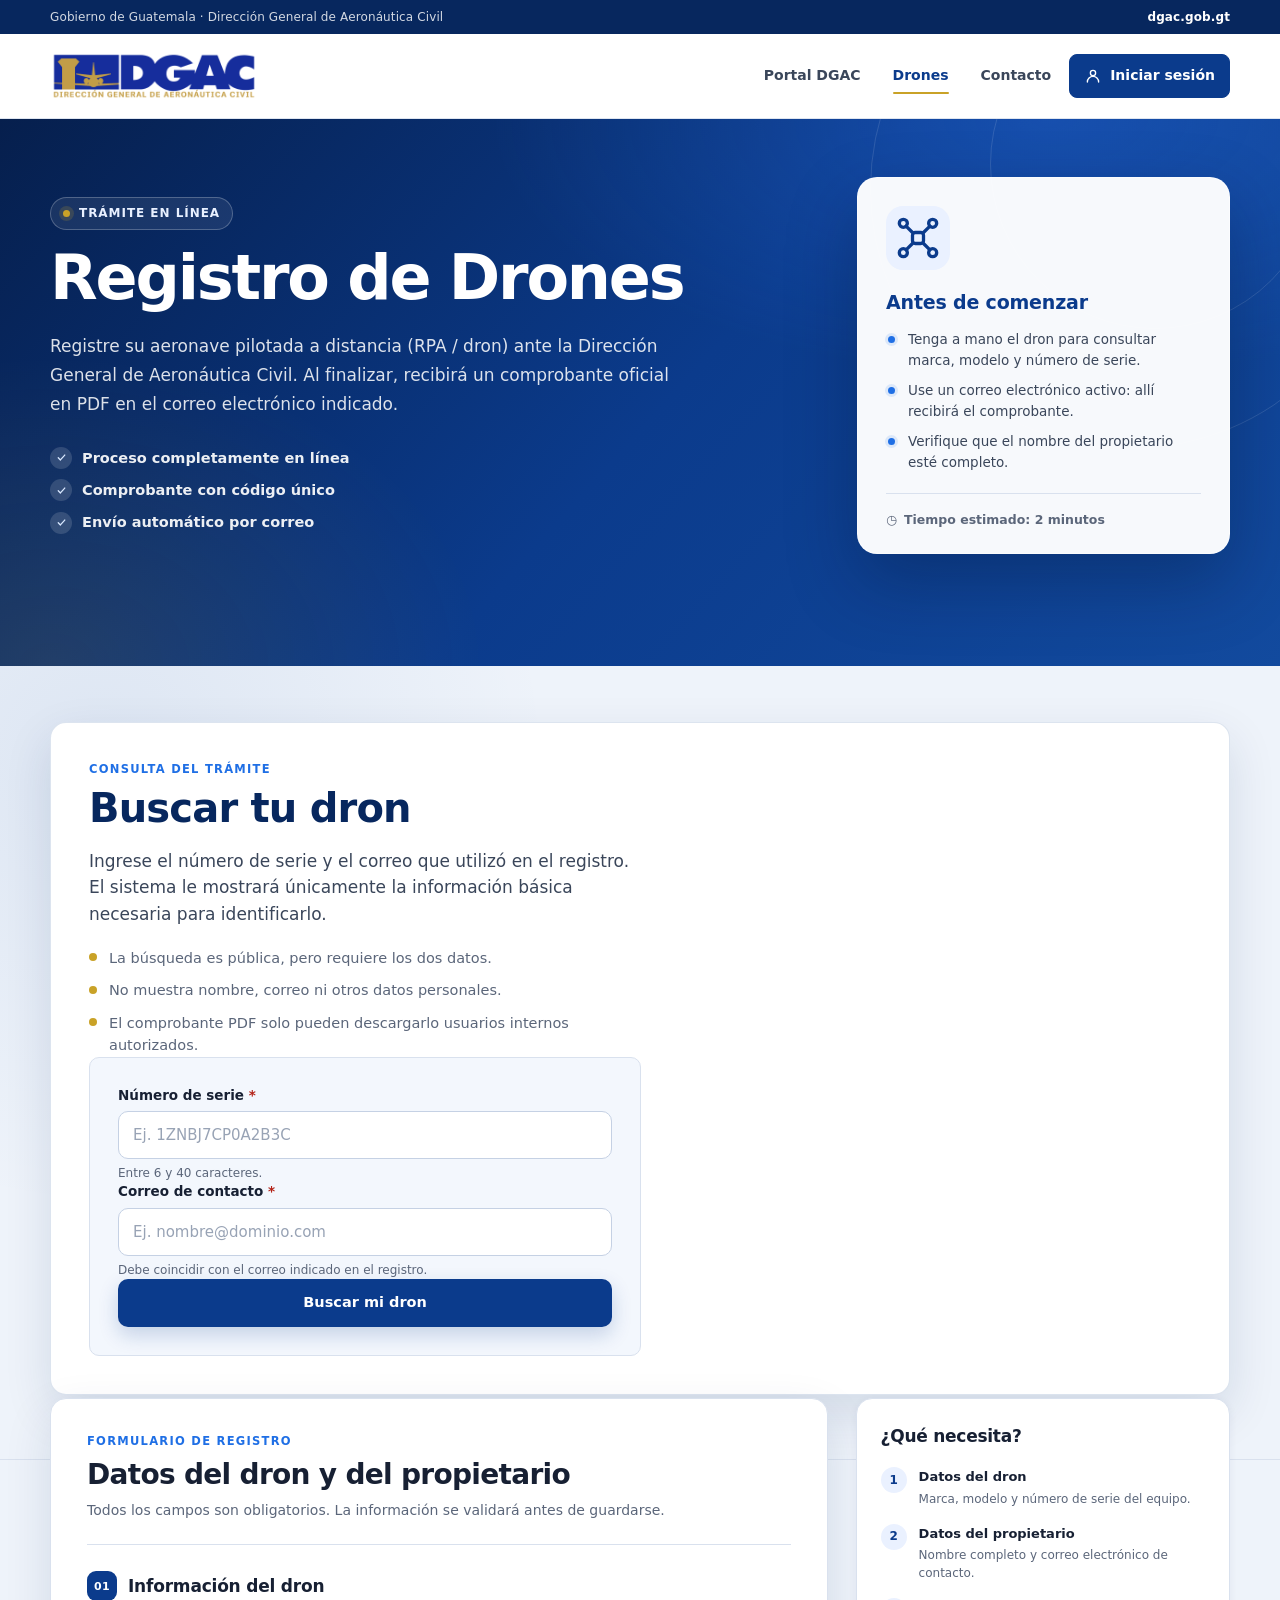
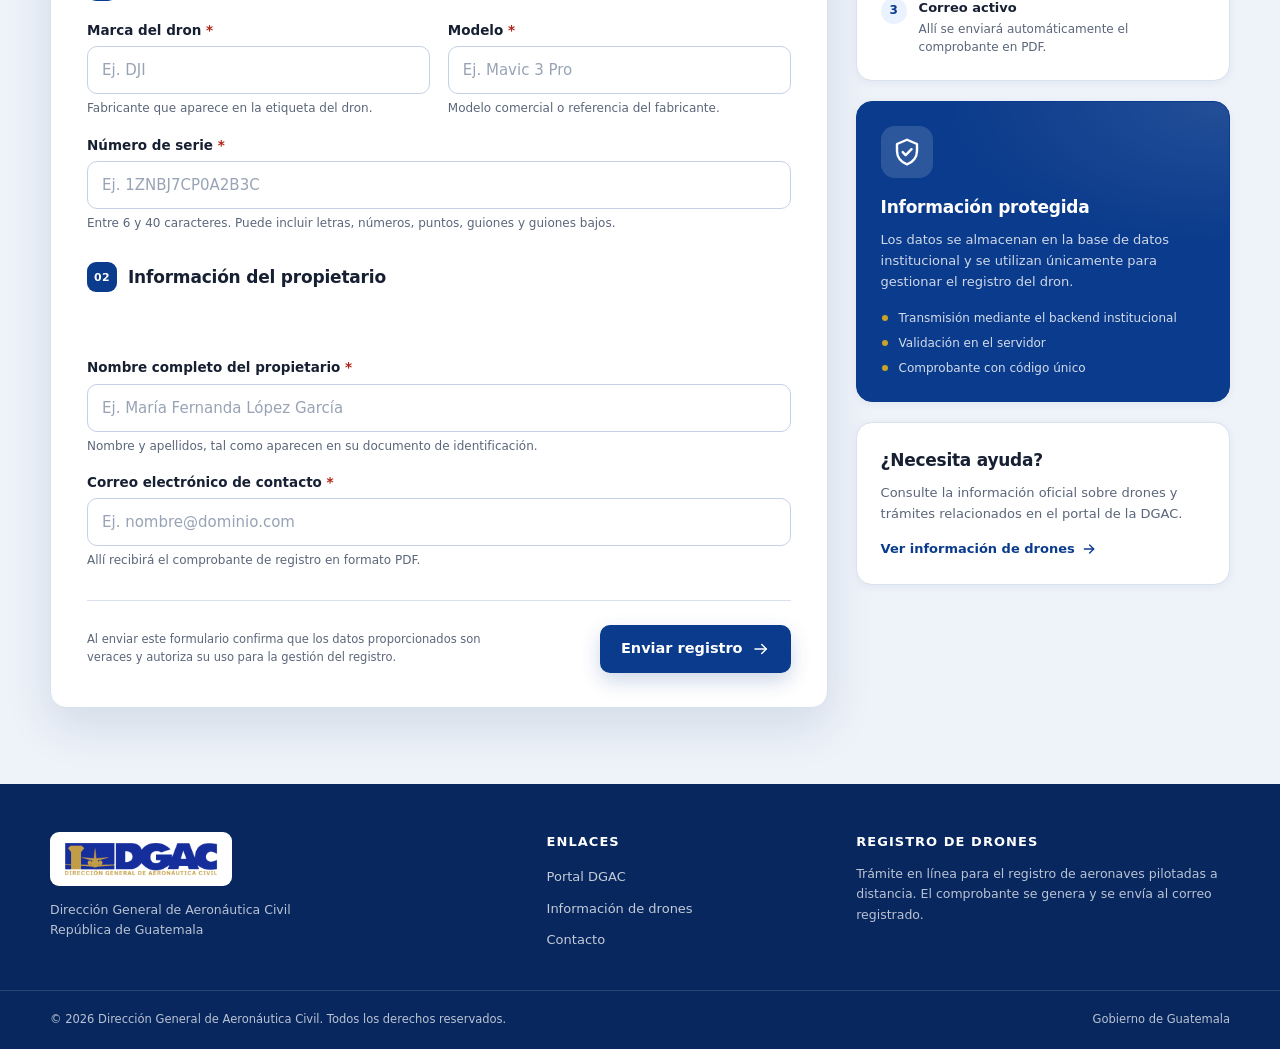
<file: index.html>
<!doctype html>
<html lang="es">
<head>
  <meta charset="utf-8">
  <meta name="viewport" content="width=device-width, initial-scale=1">
  <meta name="description" content="Registro en línea de drones (RPA) ante la Dirección General de Aeronáutica Civil de Guatemala. Reciba su comprobante en PDF por correo electrónico.">
  <meta name="theme-color" content="#0b3b8c">
  <meta name="robots" content="noindex, nofollow">
  <title>Registro de Drones | DGAC Guatemala</title>
  <link rel="icon" type="image/png" href="assets/img/logo-dgac.png">
  <link rel="stylesheet" href="css/styles.css">
</head>
<body>
  <a class="skip-link" href="#formulario">Saltar al formulario de registro</a>

  <header class="site-header">
    <div class="topbar">
      <div class="container topbar__inner">
        <p>Gobierno de Guatemala · Dirección General de Aeronáutica Civil</p>
        <a href="https://dgac.gob.gt" target="_blank" rel="noopener noreferrer">dgac.gob.gt</a>
      </div>
    </div>

    <div class="container header__inner">
      <a class="brand" href="https://dgac.gob.gt" target="_blank" rel="noopener noreferrer" aria-label="Dirección General de Aeronáutica Civil">
        <img src="assets/img/logo-dgac.png" alt="DGAC · Dirección General de Aeronáutica Civil" width="220" height="52">
      </a>

      <nav class="main-nav" aria-label="Navegación principal">
        <a href="https://dgac.gob.gt" target="_blank" rel="noopener noreferrer">Portal DGAC</a>
        <a href="https://dgac.gob.gt/page/drones" target="_blank" rel="noopener noreferrer" aria-current="page">Drones</a>
        <a href="https://dgac.gob.gt/page/contacto" target="_blank" rel="noopener noreferrer">Contacto</a>
        <button type="button" class="login-button" id="btn-login" aria-haspopup="dialog" aria-expanded="false" aria-controls="login-modal">
          <img src="assets/icons/user.svg" alt="" width="18" height="18">
          <span id="login-label">Iniciar sesión</span>
        </button>
      </nav>
    </div>
  </header>

  <main>
    <section class="hero" aria-labelledby="titulo-principal">
      <div class="container hero__grid">
        <div class="hero__copy">
          <p class="eyebrow"><span class="eyebrow__mark" aria-hidden="true"></span> Trámite en línea</p>
          <h1 id="titulo-principal">Registro de Drones</h1>
          <p class="hero__lead">
            Registre su aeronave pilotada a distancia (RPA / dron) ante la Dirección General de
            Aeronáutica Civil. Al finalizar, recibirá un comprobante oficial en PDF en el correo
            electrónico indicado.
          </p>

          <ul class="hero__points" aria-label="Características del trámite">
            <li>
              <span class="point-icon" aria-hidden="true">
                <svg viewBox="0 0 24 24" fill="none" stroke="currentColor" stroke-width="2.4" stroke-linecap="round" stroke-linejoin="round"><path d="m6 12.5 4 4L18 7.5"/></svg>
              </span>
              Proceso completamente en línea
            </li>
            <li>
              <span class="point-icon" aria-hidden="true">
                <svg viewBox="0 0 24 24" fill="none" stroke="currentColor" stroke-width="2.4" stroke-linecap="round" stroke-linejoin="round"><path d="m6 12.5 4 4L18 7.5"/></svg>
              </span>
              Comprobante con código único
            </li>
            <li>
              <span class="point-icon" aria-hidden="true">
                <svg viewBox="0 0 24 24" fill="none" stroke="currentColor" stroke-width="2.4" stroke-linecap="round" stroke-linejoin="round"><path d="m6 12.5 4 4L18 7.5"/></svg>
              </span>
              Envío automático por correo
            </li>
          </ul>
        </div>

        <aside class="hero-card" aria-labelledby="antes-de-comenzar">
          <div class="hero-card__icon">
            <img src="assets/icons/drone.svg" alt="" width="44" height="44">
          </div>
          <h2 id="antes-de-comenzar">Antes de comenzar</h2>
          <ul class="hero-card__list">
            <li>Tenga a mano el dron para consultar marca, modelo y número de serie.</li>
            <li>Use un correo electrónico activo: allí recibirá el comprobante.</li>
            <li>Verifique que el nombre del propietario esté completo.</li>
          </ul>
          <p class="hero-card__meta">
            <span aria-hidden="true">◷</span> Tiempo estimado: 2 minutos
          </p>
        </aside>
      </div>
    </section>

    <section class="consult-section" id="consultar" aria-labelledby="consultar-title">
      <div class="container">
        <div class="consult-shell">
          <div class="consult-card">
            <div class="consult-copy">
              <p class="panel__kicker">Consulta del trámite</p>
              <h2 id="consultar-title">Buscar tu dron</h2>
              <p>Ingrese el número de serie y el correo que utilizó en el registro. El sistema le mostrará únicamente la información básica necesaria para identificarlo.</p>
              <ul class="consult-notes" aria-label="Alcance de la consulta">
                <li>La búsqueda es pública, pero requiere los dos datos.</li>
                <li>No muestra nombre, correo ni otros datos personales.</li>
                <li>El comprobante PDF solo pueden descargarlo usuarios internos autorizados.</li>
              </ul>
              <div class="session-panel" id="session-panel" hidden>
                <div>
                  <p class="session-panel__kicker">Sesión institucional</p>
                  <p class="session-panel__user"><strong id="session-user-name">—</strong></p>
                  <p class="session-panel__meta"><span id="session-user-role">—</span> · <span id="session-user-email">—</span></p>
              </div>
            </div>

            <form id="buscar-form" class="consult-form" novalidate>
              <div class="field">
                <label for="buscar_serie">Número de serie <span class="required" aria-hidden="true">*</span></label>
                <input
                  type="text"
                  id="buscar_serie"
                  name="numero_serie"
                  maxlength="40"
                  autocomplete="off"
                  autocapitalize="characters"
                  spellcheck="false"
                  placeholder="Ej. 1ZNBJ7CP0A2B3C"
                  required
                  aria-describedby="buscar_serie-help buscar_serie-error"
                >
                <p class="hint" id="buscar_serie-help">Entre 6 y 40 caracteres.</p>
                <p class="field__error" id="buscar_serie-error" role="alert"></p>
              </div>

              <div class="field">
                <label for="buscar_correo">Correo de contacto <span class="required" aria-hidden="true">*</span></label>
                <input
                  type="email"
                  id="buscar_correo"
                  name="correo_contacto"
                  maxlength="190"
                  autocomplete="email"
                  inputmode="email"
                  placeholder="Ej. nombre@dominio.com"
                  required
                  aria-describedby="buscar_correo-help buscar_correo-error"
                >
                <p class="hint" id="buscar_correo-help">Debe coincidir con el correo indicado en el registro.</p>
                <p class="field__error" id="buscar_correo-error" role="alert"></p>
              </div>

              <button type="submit" class="btn btn--primary" id="btn-buscar">
                <span class="btn__spinner" aria-hidden="true"></span>
                <span class="btn__label">Buscar mi dron</span>
              </button>

              <div class="search-result" id="search-result" hidden aria-live="polite">
                <div class="search-result__head">
                  <img src="assets/icons/check.svg" alt="" width="22" height="22">
                  <div>
                    <p class="panel__kicker">Registro encontrado</p>
                    <h3>Ficha básica del dron</h3>
                  </div>
                </div>
                <dl class="search-result__list">
                  <div><dt>Código</dt><dd id="search-codigo">—</dd></div>
                  <div><dt>Dron</dt><dd id="search-dron">—</dd></div>
                  <div><dt>Número de serie</dt><dd id="search-serie">—</dd></div>
                  <div><dt>Fecha de registro</dt><dd id="search-fecha">—</dd></div>
                  <div><dt>Estado</dt><dd><span class="status" id="search-estado">—</span></dd></div>
                </dl>
                <p class="search-result__note">El PDF se envía al correo de contacto. Si necesita descargarlo, inicie sesión con un usuario interno autorizado.</p>
              </div>

              <div class="alert alert--error consult-alert" id="search-alert" role="alert" hidden>
                <img src="assets/icons/alert.svg" alt="" width="22" height="22">
                <div>
                  <strong>No se encontró información</strong>
                  <p id="search-alert-text"></p>
                </div>
              </div>
            </form>
          </div>

          <div class="records-card" id="records-card" hidden aria-labelledby="records-title">
            <div class="records-card__head">
              <div>
                <p class="panel__kicker">Acceso interno</p>
                <h3 id="records-title">Drones registrados</h3>
              </div>
              <p class="records-count"><span id="records-total">0</span> registro(s)</p>
            </div>
            <p class="records-permission" id="records-permission"></p>
            <form class="records-toolbar" id="records-toolbar" role="search">
              <label class="sr-only" for="records_q">Buscar en el listado interno</label>
              <input type="search" id="records_q" name="q" placeholder="Buscar por serie, marca, modelo, propietario o correo…" maxlength="120" autocomplete="off">
              <button type="submit" class="btn btn--outline btn--small">Buscar</button>
              <button type="button" class="btn btn--ghost btn--small" id="records-reset">Limpiar</button>
            </form>
            <div class="records-table-wrap" id="records-table-wrap">
              <table class="records-table" id="records-table">
                <thead>
                  <tr>
                    <th scope="col">Código</th>
                    <th scope="col">Dron</th>
                    <th scope="col">Serie</th>
                    <th scope="col">Propietario</th>
                    <th scope="col">Correo</th>
                    <th scope="col">Fecha</th>
                    <th scope="col">Estado</th>
                    <th scope="col">Descarga</th>
                  </tr>
                </thead>
                <tbody id="records-body"></tbody>
              </table>
            </div>
            <div class="records-empty" id="records-empty" hidden>
              <img src="assets/icons/alert.svg" alt="" width="22" height="22">
              <div><strong>Sin resultados</strong><p>No hay registros que coincidan con la búsqueda.</p></div>
            </div>
            <div class="records-pagination" aria-label="Paginación del listado">
              <button type="button" class="btn btn--ghost btn--small" id="records-prev">Anterior</button>
              <p>Página <strong id="records-page">1</strong> de <strong id="records-pages">1</strong></p>
              <button type="button" class="btn btn--ghost btn--small" id="records-next">Siguiente</button>
            </div>
          </div>
        </div>
      </div>
    </section>

    <section class="page" aria-label="Formulario de registro de drones">
      <div class="container layout">
        <div class="form-column" id="formulario">
          <!-- ------------------------------------------------------------------
               Formulario
          ------------------------------------------------------------------- -->
          <div class="panel" id="panel-form">
            <div class="panel__head">
              <p class="panel__kicker">Formulario de registro</p>
              <h2>Datos del dron y del propietario</h2>
              <p>Todos los campos son obligatorios. La información se validará antes de guardarse.</p>
            </div>

            <div class="alert alert--error" id="form-alert" role="alert" hidden>
              <img src="assets/icons/alert.svg" alt="" width="22" height="22">
              <div>
                <strong>No se pudo completar el registro</strong>
                <p id="form-alert-text"></p>
              </div>
            </div>

            <form id="registro-form" novalidate>
              <fieldset>
                <legend>
                  <span class="step" aria-hidden="true">01</span>
                  Información del dron
                </legend>

                <div class="grid-2">
                  <div class="field">
                    <label for="marca_dron">Marca del dron <span class="required" aria-hidden="true">*</span></label>
                    <input
                      type="text"
                      id="marca_dron"
                      name="marca_dron"
                      maxlength="80"
                      autocomplete="off"
                      placeholder="Ej. DJI"
                      required
                      aria-required="true"
                      aria-describedby="marca_dron-help marca_dron-error"
                    >
                    <p class="hint" id="marca_dron-help">Fabricante que aparece en la etiqueta del dron.</p>
                    <p class="field__error" id="marca_dron-error" role="alert"></p>
                  </div>

                  <div class="field">
                    <label for="modelo">Modelo <span class="required" aria-hidden="true">*</span></label>
                    <input
                      type="text"
                      id="modelo"
                      name="modelo"
                      maxlength="80"
                      autocomplete="off"
                      placeholder="Ej. Mavic 3 Pro"
                      required
                      aria-required="true"
                      aria-describedby="modelo-help modelo-error"
                    >
                    <p class="hint" id="modelo-help">Modelo comercial o referencia del fabricante.</p>
                    <p class="field__error" id="modelo-error" role="alert"></p>
                  </div>
                </div>

                <div class="field field--full">
                  <label for="numero_serie">Número de serie <span class="required" aria-hidden="true">*</span></label>
                  <input
                    type="text"
                    id="numero_serie"
                    name="numero_serie"
                    maxlength="40"
                    autocomplete="off"
                    autocapitalize="characters"
                    spellcheck="false"
                    placeholder="Ej. 1ZNBJ7CP0A2B3C"
                    required
                    aria-required="true"
                    aria-describedby="numero_serie-help numero_serie-error"
                  >
                  <p class="hint" id="numero_serie-help">Entre 6 y 40 caracteres. Puede incluir letras, números, puntos, guiones y guiones bajos.</p>
                  <p class="field__error" id="numero_serie-error" role="alert"></p>
                </div>
              </fieldset>

              <fieldset>
                <legend>
                  <span class="step" aria-hidden="true">02</span>
                  Información del propietario
                </legend>

                <div class="field field--full">
                  <label for="nombre_propietario">Nombre completo del propietario <span class="required" aria-hidden="true">*</span></label>
                  <input
                    type="text"
                    id="nombre_propietario"
                    name="nombre_propietario"
                    maxlength="150"
                    autocomplete="name"
                    placeholder="Ej. María Fernanda López García"
                    required
                    aria-required="true"
                    aria-describedby="nombre_propietario-help nombre_propietario-error"
                  >
                  <p class="hint" id="nombre_propietario-help">Nombre y apellidos, tal como aparecen en su documento de identificación.</p>
                  <p class="field__error" id="nombre_propietario-error" role="alert"></p>
                </div>

                <div class="field field--full">
                  <label for="correo_contacto">Correo electrónico de contacto <span class="required" aria-hidden="true">*</span></label>
                  <input
                    type="email"
                    id="correo_contacto"
                    name="correo_contacto"
                    maxlength="190"
                    autocomplete="email"
                    inputmode="email"
                    placeholder="Ej. nombre@dominio.com"
                    required
                    aria-required="true"
                    aria-describedby="correo_contacto-help correo_contacto-error"
                  >
                  <p class="hint" id="correo_contacto-help">Allí recibirá el comprobante de registro en formato PDF.</p>
                  <p class="field__error" id="correo_contacto-error" role="alert"></p>
                </div>
              </fieldset>

              <div class="form__foot">
                <p class="form__legal">
                  Al enviar este formulario confirma que los datos proporcionados son veraces y
                  autoriza su uso para la gestión del registro.
                </p>
                <button type="submit" class="btn btn--primary" id="btn-submit">
                  <span class="btn__spinner" aria-hidden="true"></span>
                  <span class="btn__label">Enviar registro</span>
                  <img class="btn__icon" src="assets/icons/arrow-right.svg" alt="" width="20" height="20">
                </button>
              </div>
            </form>
          </div>

          <!-- ------------------------------------------------------------------
               Confirmación
          ------------------------------------------------------------------- -->
          <div class="panel panel--success" id="panel-success" tabindex="-1" hidden>
            <div class="success__head">
              <div class="success__icon" aria-hidden="true">
                <img src="assets/icons/check.svg" alt="" width="30" height="30">
              </div>
              <div>
                <p class="panel__kicker">Registro completado</p>
                <h2 id="success-title">Su dron fue registrado</h2>
              </div>
            </div>

            <p class="success__message" id="success-message" aria-live="polite"></p>

            <div class="receipt" aria-label="Datos del registro">
              <div class="receipt__row receipt__row--highlight">
                <span>Código único de registro</span>
                <strong id="success-codigo">—</strong>
              </div>
              <div class="receipt__row">
                <span>Fecha de registro</span>
                <strong id="success-fecha">—</strong>
              </div>
              <div class="receipt__row">
                <span>Dron</span>
                <strong id="success-dron">—</strong>
              </div>
              <div class="receipt__row">
                <span>Número de serie</span>
                <strong id="success-serie">—</strong>
              </div>
              <div class="receipt__row">
                <span>Propietario</span>
                <strong id="success-propietario">—</strong>
              </div>
              <div class="receipt__row">
                <span>Correo de contacto</span>
                <strong id="success-correo">—</strong>
              </div>
              <div class="receipt__row">
                <span>Estado del registro</span>
                <span class="status" id="success-estado">—</span>
              </div>
            </div>

            <div class="alert alert--warning" id="success-warning" role="status" hidden>
              <img src="assets/icons/alert.svg" alt="" width="22" height="22">
              <div>
                <strong>El correo no pudo enviarse</strong>
                <p id="success-warning-text">
                  El registro quedó guardado correctamente. Puede reintentar el envío del comprobante.
                </p>
              </div>
            </div>

            <div class="alert alert--success" id="success-info" role="status" hidden>
              <img src="assets/icons/check.svg" alt="" width="22" height="22">
              <div>
                <strong>Comprobante enviado</strong>
                <p id="success-info-text">Revise su bandeja de entrada y la carpeta de correo no deseado.</p>
              </div>
            </div>

            <div class="actions">
              <a class="btn btn--primary" id="btn-pdf" href="#" download hidden>
                <img src="assets/icons/pdf.svg" alt="" width="20" height="20">
                Descargar comprobante PDF
              </a>
              <button type="button" class="btn btn--outline" id="btn-retry" hidden>
                <span class="btn__spinner" aria-hidden="true"></span>
                <span class="btn__label">Reintentar envío</span>
              </button>
              <button type="button" class="btn btn--ghost" id="btn-new">Registrar otro dron</button>
            </div>

            <p class="micro" id="success-retry-note" hidden></p>
          </div>

          <noscript>
            <div class="alert alert--error" role="alert">
              <img src="assets/icons/alert.svg" alt="" width="22" height="22">
              <div>
                <strong>JavaScript está deshabilitado</strong>
                <p>Active JavaScript para completar y validar el formulario de registro.</p>
              </div>
            </div>
          </noscript>
        </div>

        <aside class="aside" aria-label="Información de apoyo">
          <section class="side-card">
            <h2>¿Qué necesita?</h2>
            <ol class="checklist">
              <li>
                <span class="checklist__num" aria-hidden="true">1</span>
                <div>
                  <strong>Datos del dron</strong>
                  <p>Marca, modelo y número de serie del equipo.</p>
                </div>
              </li>
              <li>
                <span class="checklist__num" aria-hidden="true">2</span>
                <div>
                  <strong>Datos del propietario</strong>
                  <p>Nombre completo y correo electrónico de contacto.</p>
                </div>
              </li>
              <li>
                <span class="checklist__num" aria-hidden="true">3</span>
                <div>
                  <strong>Correo activo</strong>
                  <p>Allí se enviará automáticamente el comprobante en PDF.</p>
                </div>
              </li>
            </ol>
          </section>

          <section class="side-card side-card--blue">
            <div class="side-card__icon side-card__icon--light">
              <img src="assets/icons/shield.svg" alt="" width="32" height="32">
            </div>
            <h2>Información protegida</h2>
            <p>
              Los datos se almacenan en la base de datos institucional y se utilizan
              únicamente para gestionar el registro del dron.
            </p>
            <ul class="mini-list">
              <li>Transmisión mediante el backend institucional</li>
              <li>Validación en el servidor</li>
              <li>Comprobante con código único</li>
            </ul>
          </section>

          <section class="side-card">
            <h2>¿Necesita ayuda?</h2>
            <p>
              Consulte la información oficial sobre drones y trámites relacionados
              en el portal de la DGAC.
            </p>
            <a class="text-link" href="https://dgac.gob.gt/page/drones" target="_blank" rel="noopener noreferrer">
              Ver información de drones
              <svg viewBox="0 0 24 24" fill="none" stroke="currentColor" stroke-width="2" stroke-linecap="round" stroke-linejoin="round" aria-hidden="true"><path d="M5 12h14"/><path d="m13 6 6 6-6 6"/></svg>
            </a>
          </section>
        </aside>
      </div>
    </section>
  </main>

  <footer class="site-footer">
    <div class="container footer__grid">
      <div class="footer__brand">
        <div class="footer__logo">
          <img src="assets/img/logo-dgac.png" alt="DGAC" width="190" height="45">
        </div>
        <p>
          Dirección General de Aeronáutica Civil<br>
          República de Guatemala
        </p>
      </div>

      <div class="footer__links">
        <h2>Enlaces</h2>
        <ul>
          <li><a href="https://dgac.gob.gt" target="_blank" rel="noopener noreferrer">Portal DGAC</a></li>
          <li><a href="https://dgac.gob.gt/page/drones" target="_blank" rel="noopener noreferrer">Información de drones</a></li>
          <li><a href="https://dgac.gob.gt/page/contacto" target="_blank" rel="noopener noreferrer">Contacto</a></li>
        </ul>
      </div>

      <div class="footer__note">
        <h2>Registro de Drones</h2>
        <p>
          Trámite en línea para el registro de aeronaves pilotadas a distancia.
          El comprobante se genera y se envía al correo registrado.
        </p>
      </div>
    </div>

    <div class="footer__bottom">
      <div class="container">
        <p>© <span id="anio-actual">2026</span> Dirección General de Aeronáutica Civil. Todos los derechos reservados.</p>
        <p>Gobierno de Guatemala</p>
      </div>
    </div>
  </footer>

  <div class="modal-backdrop" id="login-modal" hidden>
    <div class="modal" role="dialog" aria-modal="true" aria-labelledby="login-title" aria-describedby="login-note">
      <div class="modal__head">
        <div>
          <p class="panel__kicker">Acceso institucional</p>
          <h2 id="login-title">Iniciar sesión</h2>
        </div>
        <button type="button" class="modal__close" id="btn-close-login" aria-label="Cerrar ventana de inicio de sesión">
          <span aria-hidden="true">×</span>
        </button>
      </div>

      <p class="modal__note" id="login-note">Acceso exclusivo para usuarios internos autorizados. El público general no necesita cuenta para registrar ni buscar con número de serie y correo.</p>

      <div class="alert alert--error modal-alert" id="login-alert" role="alert" hidden>
        <img src="assets/icons/alert.svg" alt="" width="22" height="22">
        <div>
          <strong>No se pudo iniciar sesión</strong>
          <p id="login-alert-text"></p>
        </div>
      </div>

      <form id="login-form" novalidate>
        <div class="field field--full">
          <label for="login_correo">Correo institucional <span class="required" aria-hidden="true">*</span></label>
          <input
            type="email"
            id="login_correo"
            name="correo"
            maxlength="190"
            autocomplete="username"
            inputmode="email"
            required
            aria-describedby="login_correo-error"
          >
          <p class="field__error" id="login_correo-error" role="alert"></p>
        </div>

        <div class="field field--full">
          <label for="login_password">Contraseña <span class="required" aria-hidden="true">*</span></label>
          <input
            type="password"
            id="login_password"
            name="password"
            maxlength="4096"
            autocomplete="current-password"
            required
            aria-describedby="login_password-error"
          >
          <p class="field__error" id="login_password-error" role="alert"></p>
        </div>

        <div class="modal__actions">
          <button type="button" class="btn btn--ghost" id="btn-cancel-login">Cancelar</button>
          <button type="submit" class="btn btn--primary" id="btn-do-login">
            <span class="btn__spinner" aria-hidden="true"></span>
            <span class="btn__label">Iniciar sesión</span>
          </button>
        </div>
      </form>
    </div>
  </div>

  <script src="js/registro.js" defer></script>
</body>
</html>
</file>
<file: css/styles.css>
/* =============================================================================
   DGAC · Registro de Drones
   Hoja de estilos institucional, responsive y sin dependencias externas.
   ============================================================================= */

:root {
  --dgac-blue: #0b3b8c;
  --dgac-blue-dark: #07275e;
  --dgac-blue-mid: #124a9e;
  --dgac-blue-bright: #1f6fe5;
  --dgac-blue-soft: #eaf1ff;
  --gold: #c9a227;
  --ink: #172033;
  --ink-soft: #3a465a;
  --muted: #5b667a;
  --muted-light: #8a94a6;
  --line: #d9e1ee;
  --line-strong: #c5d1e4;
  --surface: #ffffff;
  --surface-soft: #f3f7fd;
  --page: #eef3fa;
  --success: #157347;
  --success-soft: #e7f5ee;
  --warning: #9a5b00;
  --warning-soft: #fff4df;
  --danger: #b42318;
  --danger-soft: #fef3f2;
  --shadow-sm: 0 2px 8px rgba(12, 40, 90, 0.06);
  --shadow-md: 0 18px 48px rgba(12, 40, 90, 0.12);
  --radius: 16px;
  --radius-sm: 10px;
  --font: "Segoe UI", system-ui, -apple-system, "Helvetica Neue", Arial, sans-serif;
}

*,
*::before,
*::after {
  box-sizing: border-box;
}

html {
  scroll-behavior: smooth;
}

body {
  margin: 0;
  background: var(--page);
  color: var(--ink);
  font-family: var(--font);
  font-size: 16px;
  line-height: 1.55;
  -webkit-font-smoothing: antialiased;
  text-rendering: optimizeLegibility;
}

img,
svg {
  display: block;
  max-width: 100%;
}

a {
  color: var(--dgac-blue-bright);
  text-decoration-thickness: 1px;
  text-underline-offset: 3px;
}

a:hover {
  color: var(--dgac-blue);
}

button,
input {
  font: inherit;
}

body.modal-open {
  overflow: hidden;
}

[hidden] {
  display: none !important;
}

:focus-visible {
  outline: 3px solid rgba(31, 111, 229, 0.45);
  outline-offset: 2px;
}

.container {
  width: min(1180px, calc(100% - 48px));
  margin-inline: auto;
}

.skip-link {
  position: absolute;
  top: -60px;
  left: 16px;
  z-index: 100;
  padding: 12px 18px;
  border-radius: 0 0 8px 8px;
  background: var(--gold);
  color: var(--ink);
  font-weight: 700;
  text-decoration: none;
  transition: top 0.2s ease;
}

.skip-link:focus {
  top: 0;
}

.sr-only {
  position: absolute;
  width: 1px;
  height: 1px;
  padding: 0;
  margin: -1px;
  overflow: hidden;
  clip: rect(0, 0, 0, 0);
  white-space: nowrap;
  border: 0;
}

/* -----------------------------------------------------------------------------
   Encabezado
   -------------------------------------------------------------------------- */

.site-header {
  position: sticky;
  top: 0;
  z-index: 40;
  background: var(--surface);
  border-bottom: 1px solid rgba(217, 225, 238, 0.85);
  box-shadow: 0 1px 0 rgba(12, 40, 90, 0.03);
}

.topbar {
  background: var(--dgac-blue-dark);
  color: rgba(255, 255, 255, 0.82);
  font-size: 12px;
  letter-spacing: 0.01em;
}

.topbar__inner {
  display: flex;
  align-items: center;
  justify-content: space-between;
  gap: 20px;
  min-height: 34px;
}

.topbar p {
  margin: 0;
}

.topbar a {
  color: #ffffff;
  font-weight: 600;
  text-decoration: none;
}

.topbar a:hover {
  color: var(--gold);
}

.header__inner {
  display: flex;
  align-items: center;
  justify-content: space-between;
  gap: 28px;
  min-height: 84px;
}

.brand {
  display: inline-flex;
  align-items: center;
  flex: 0 0 auto;
  text-decoration: none;
}

.brand img {
  width: auto;
  height: 50px;
  object-fit: contain;
}

.main-nav {
  display: flex;
  align-items: center;
  gap: 4px;
}

.main-nav a {
  position: relative;
  display: inline-flex;
  align-items: center;
  min-height: 44px;
  padding: 0 14px;
  border-radius: 8px;
  color: var(--ink-soft);
  font-size: 14px;
  font-weight: 600;
  text-decoration: none;
  transition: background 0.18s ease, color 0.18s ease;
}

.main-nav a:hover {
  background: var(--surface-soft);
  color: var(--dgac-blue);
}

.main-nav a[aria-current="page"] {
  color: var(--dgac-blue);
}

.main-nav a[aria-current="page"]::after {
  content: "";
  position: absolute;
  right: 14px;
  bottom: 4px;
  left: 14px;
  height: 2px;
  border-radius: 2px;
  background: var(--gold);
}

/* -----------------------------------------------------------------------------
   Hero
   -------------------------------------------------------------------------- */

.hero {
  position: relative;
  overflow: hidden;
  padding: 58px 0 112px;
  background:
    radial-gradient(900px 420px at 82% 0%, rgba(50, 126, 255, 0.28), transparent 62%),
    radial-gradient(700px 500px at 4% 100%, rgba(201, 162, 39, 0.13), transparent 62%),
    linear-gradient(132deg, #061f4d 0%, var(--dgac-blue) 52%, var(--dgac-blue-mid) 100%);
  color: #ffffff;
}

.hero::before,
.hero::after {
  content: "";
  position: absolute;
  border: 1px solid rgba(255, 255, 255, 0.12);
  border-radius: 50%;
  pointer-events: none;
}

.hero::before {
  top: -190px;
  right: -110px;
  width: 520px;
  height: 520px;
}

.hero::after {
  top: -120px;
  right: -40px;
  width: 330px;
  height: 330px;
}

.hero__grid {
  position: relative;
  z-index: 1;
  display: grid;
  grid-template-columns: minmax(0, 1.45fr) minmax(300px, 0.72fr);
  gap: 56px;
  align-items: center;
}

.eyebrow {
  display: inline-flex;
  align-items: center;
  gap: 9px;
  margin: 0 0 16px;
  padding: 6px 12px;
  border: 1px solid rgba(255, 255, 255, 0.24);
  border-radius: 999px;
  background: rgba(255, 255, 255, 0.08);
  color: #e8f0ff;
  font-size: 12px;
  font-weight: 700;
  letter-spacing: 0.08em;
  text-transform: uppercase;
}

.eyebrow__mark {
  width: 7px;
  height: 7px;
  border-radius: 50%;
  background: var(--gold);
  box-shadow: 0 0 0 4px rgba(201, 162, 39, 0.18);
}

.hero h1 {
  max-width: 720px;
  margin: 0;
  font-size: clamp(38px, 5.2vw, 62px);
  font-weight: 750;
  letter-spacing: -0.035em;
  line-height: 1.03;
  text-wrap: balance;
}

.hero__lead {
  max-width: 640px;
  margin: 22px 0 0;
  color: rgba(255, 255, 255, 0.86);
  font-size: 17px;
  line-height: 1.7;
}

.hero__points {
  display: grid;
  gap: 10px;
  margin: 28px 0 0;
  padding: 0;
  list-style: none;
}

.hero__points li {
  display: flex;
  align-items: center;
  gap: 10px;
  color: rgba(255, 255, 255, 0.92);
  font-size: 14.5px;
  font-weight: 550;
}

.point-icon {
  display: inline-flex;
  align-items: center;
  justify-content: center;
  flex: 0 0 auto;
  width: 22px;
  height: 22px;
  border-radius: 50%;
  background: rgba(255, 255, 255, 0.14);
  color: #d9e8ff;
}

.point-icon svg {
  width: 13px;
  height: 13px;
}

.hero-card {
  position: relative;
  padding: 28px 28px 24px;
  border: 1px solid rgba(255, 255, 255, 0.56);
  border-radius: 20px;
  background: rgba(255, 255, 255, 0.97);
  box-shadow: 0 28px 70px rgba(3, 18, 48, 0.3);
  color: var(--ink);
}

.hero-card__icon {
  display: flex;
  align-items: center;
  justify-content: center;
  width: 64px;
  height: 64px;
  margin-bottom: 18px;
  border-radius: 17px;
  background: var(--dgac-blue-soft);
}

.hero-card h2 {
  margin: 0 0 12px;
  color: var(--dgac-blue);
  font-size: 19px;
  letter-spacing: -0.01em;
}

.hero-card__list {
  display: grid;
  gap: 9px;
  margin: 0;
  padding: 0;
  list-style: none;
}

.hero-card__list li {
  position: relative;
  padding-left: 22px;
  color: var(--ink-soft);
  font-size: 13.5px;
  line-height: 1.55;
}

.hero-card__list li::before {
  content: "";
  position: absolute;
  top: 7px;
  left: 2px;
  width: 7px;
  height: 7px;
  border-radius: 50%;
  background: var(--dgac-blue-bright);
  box-shadow: 0 0 0 3px rgba(31, 111, 229, 0.12);
}

.hero-card__meta {
  display: flex;
  align-items: center;
  gap: 7px;
  margin: 20px 0 0;
  padding-top: 16px;
  border-top: 1px solid var(--line);
  color: var(--muted);
  font-size: 12.5px;
  font-weight: 600;
}

/* -----------------------------------------------------------------------------
   Layout principal
   -------------------------------------------------------------------------- */

.page {
  padding: 0 0 76px;
}

.layout {
  position: relative;
  z-index: 2;
  display: grid;
  grid-template-columns: minmax(0, 1.62fr) minmax(290px, 0.78fr);
  gap: 28px;
  align-items: start;
  margin-top: -62px;
}

.form-column {
  min-width: 0;
}

/* -----------------------------------------------------------------------------
   Paneles
   -------------------------------------------------------------------------- */

.panel {
  padding: 34px 36px;
  border: 1px solid var(--line);
  border-radius: var(--radius);
  background: var(--surface);
  box-shadow: var(--shadow-md);
}

.panel__head {
  margin-bottom: 26px;
  padding-bottom: 22px;
  border-bottom: 1px solid var(--line);
}

.panel__kicker {
  margin: 0 0 7px;
  color: var(--dgac-blue-bright);
  font-size: 11.5px;
  font-weight: 750;
  letter-spacing: 0.11em;
  text-transform: uppercase;
}

.panel__head h2 {
  margin: 0;
  font-size: clamp(22px, 2.6vw, 28px);
  letter-spacing: -0.025em;
  line-height: 1.2;
}

.panel__head p:last-child {
  margin: 9px 0 0;
  color: var(--muted);
  font-size: 14px;
}

/* -----------------------------------------------------------------------------
   Formulario
   -------------------------------------------------------------------------- */

fieldset {
  min-width: 0;
  margin: 0;
  padding: 0;
  border: 0;
}

fieldset + fieldset {
  margin-top: 30px;
  padding-top: 28px;
  border-top: 1px solid var(--line);
}

legend {
  display: flex;
  align-items: center;
  gap: 11px;
  width: 100%;
  margin: 0 0 20px;
  padding: 0;
  color: var(--ink);
  font-size: 17px;
  font-weight: 700;
  letter-spacing: -0.012em;
}

.step {
  display: inline-flex;
  align-items: center;
  justify-content: center;
  flex: 0 0 auto;
  width: 30px;
  height: 30px;
  border-radius: 9px;
  background: var(--dgac-blue);
  color: #ffffff;
  font-size: 11px;
  font-weight: 750;
  letter-spacing: 0.04em;
}

.grid-2 {
  display: grid;
  grid-template-columns: repeat(2, minmax(0, 1fr));
  gap: 18px;
}

.field {
  min-width: 0;
}

.field--full {
  margin-top: 18px;
}

.field label {
  display: block;
  margin-bottom: 7px;
  color: var(--ink);
  font-size: 13.5px;
  font-weight: 650;
  line-height: 1.35;
}

.required {
  color: var(--danger);
  font-weight: 750;
}

.field input {
  width: 100%;
  height: 48px;
  padding: 0 14px;
  border: 1px solid var(--line-strong);
  border-radius: var(--radius-sm);
  background: #ffffff;
  color: var(--ink);
  font-size: 15px;
  transition: border-color 0.18s ease, box-shadow 0.18s ease, background 0.18s ease;
}

.field input::placeholder {
  color: #98a3b5;
}

.field input:hover {
  border-color: #afbed6;
}

.field input:focus {
  outline: none;
  border-color: var(--dgac-blue-bright);
  box-shadow: 0 0 0 3px rgba(31, 111, 229, 0.14);
}

.field input[aria-invalid="true"] {
  border-color: var(--danger);
  background: #fffafa;
}

.field input[aria-invalid="true"]:focus {
  box-shadow: 0 0 0 3px rgba(180, 35, 24, 0.12);
}

.hint {
  margin: 6px 0 0;
  color: var(--muted);
  font-size: 12px;
  line-height: 1.45;
}

.field__error {
  margin: 6px 0 0;
  color: var(--danger);
  font-size: 12.5px;
  font-weight: 600;
  line-height: 1.4;
}

.field__error:empty {
  display: none;
}

.form__foot {
  display: flex;
  align-items: center;
  justify-content: space-between;
  gap: 24px;
  margin-top: 30px;
  padding-top: 24px;
  border-top: 1px solid var(--line);
}

.form__legal {
  max-width: 430px;
  margin: 0;
  color: var(--muted);
  font-size: 11.5px;
  line-height: 1.55;
}

/* -----------------------------------------------------------------------------
   Botones
   -------------------------------------------------------------------------- */

.btn {
  position: relative;
  display: inline-flex;
  align-items: center;
  justify-content: center;
  gap: 9px;
  min-height: 48px;
  padding: 0 20px;
  border: 1px solid transparent;
  border-radius: var(--radius-sm);
  font-size: 14.5px;
  font-weight: 700;
  line-height: 1.2;
  text-align: center;
  text-decoration: none;
  cursor: pointer;
  transition: background 0.18s ease, border-color 0.18s ease, color 0.18s ease, transform 0.12s ease, box-shadow 0.18s ease;
}

.btn:active {
  transform: translateY(1px);
}

.btn:disabled,
.btn[aria-disabled="true"] {
  cursor: not-allowed;
  opacity: 0.62;
  transform: none;
}

.btn--primary {
  background: var(--dgac-blue);
  color: #ffffff;
  box-shadow: 0 8px 20px rgba(11, 59, 140, 0.2);
}

.btn--primary:hover {
  background: var(--dgac-blue-mid);
  color: #ffffff;
  box-shadow: 0 10px 24px rgba(11, 59, 140, 0.26);
}

.btn--primary:disabled:hover {
  background: var(--dgac-blue);
}

.btn--outline {
  border-color: var(--dgac-blue);
  background: #ffffff;
  color: var(--dgac-blue);
}

.btn--outline:hover {
  background: var(--dgac-blue-soft);
  color: var(--dgac-blue);
}

.btn--ghost {
  background: transparent;
  color: var(--muted);
}

.btn--ghost:hover {
  background: var(--surface-soft);
  color: var(--ink);
}

.btn__icon {
  flex: 0 0 auto;
  width: 18px;
  height: 18px;
}

.btn__spinner {
  display: none;
  width: 17px;
  height: 17px;
  border: 2px solid rgba(255, 255, 255, 0.36);
  border-top-color: #ffffff;
  border-radius: 50%;
  animation: spin 0.7s linear infinite;
}

.btn--outline .btn__spinner {
  border-color: rgba(11, 59, 140, 0.25);
  border-top-color: var(--dgac-blue);
}

.btn.is-loading .btn__spinner {
  display: inline-block;
}

.btn.is-loading .btn__icon {
  display: none;
}

#btn-submit {
  flex: 0 0 auto;
  min-width: 188px;
}

@keyframes spin {
  to {
    transform: rotate(360deg);
  }
}

/* -----------------------------------------------------------------------------
   Alertas
   -------------------------------------------------------------------------- */

.alert {
  display: flex;
  align-items: flex-start;
  gap: 12px;
  margin: 0 0 22px;
  padding: 14px 16px;
  border: 1px solid transparent;
  border-radius: 12px;
  font-size: 13px;
  line-height: 1.5;
}

.alert img {
  flex: 0 0 auto;
  width: 21px;
  height: 21px;
  margin-top: 1px;
}

.alert strong {
  display: block;
  margin-bottom: 2px;
  font-size: 13.5px;
}

.alert p {
  margin: 0;
}

.alert--error {
  border-color: #f4c7c3;
  background: var(--danger-soft);
  color: #7a1b14;
}

.alert--warning {
  border-color: #f0d39b;
  background: var(--warning-soft);
  color: #6d4200;
}

.alert--success {
  border-color: #bfe5d1;
  background: var(--success-soft);
  color: #0f5132;
}

/* -----------------------------------------------------------------------------
   Confirmación
   -------------------------------------------------------------------------- */

.panel--success {
  border-top: 4px solid var(--success);
}

.success__head {
  display: flex;
  align-items: center;
  gap: 16px;
  margin-bottom: 16px;
}

.success__icon {
  display: flex;
  align-items: center;
  justify-content: center;
  flex: 0 0 auto;
  width: 58px;
  height: 58px;
  border-radius: 50%;
  background: var(--success-soft);
}

.success__head .panel__kicker {
  color: var(--success);
}

.success__head h2 {
  margin: 0;
  font-size: clamp(23px, 2.8vw, 29px);
  letter-spacing: -0.025em;
  line-height: 1.18;
}

.success__message {
  margin: 0 0 22px;
  color: var(--muted);
  font-size: 14.5px;
  line-height: 1.65;
}

.receipt {
  overflow: hidden;
  margin: 0 0 22px;
  border: 1px solid var(--line);
  border-radius: 12px;
  background: #ffffff;
}

.receipt__row {
  display: grid;
  grid-template-columns: minmax(140px, 0.8fr) minmax(0, 1.2fr);
  gap: 18px;
  align-items: baseline;
  padding: 12px 16px;
  border-top: 1px solid var(--line);
  font-size: 13px;
}

.receipt__row:first-child {
  border-top: 0;
}

.receipt__row > span {
  color: var(--muted);
}

.receipt__row > strong {
  overflow-wrap: anywhere;
  color: var(--ink);
  font-size: 13.5px;
  font-weight: 650;
}

.receipt__row--highlight {
  background: var(--surface-soft);
}

.receipt__row--highlight strong {
  color: var(--dgac-blue);
  font-size: 16px;
  letter-spacing: 0.02em;
}

.status {
  display: inline-flex;
  align-items: center;
  gap: 6px;
  width: fit-content;
  padding: 5px 10px;
  border-radius: 999px;
  font-size: 11.5px;
  font-weight: 750;
  letter-spacing: 0.03em;
  text-transform: uppercase;
}

.status::before {
  content: "";
  width: 6px;
  height: 6px;
  border-radius: 50%;
  background: currentColor;
}

.status--ok {
  background: var(--success-soft);
  color: var(--success);
}

.status--pending {
  background: var(--warning-soft);
  color: var(--warning);
}

.status--neutral {
  background: var(--dgac-blue-soft);
  color: var(--dgac-blue);
}

.actions {
  display: flex;
  flex-wrap: wrap;
  gap: 10px;
  margin-top: 4px;
}

.actions .btn {
  min-height: 46px;
  font-size: 13.5px;
}

.micro {
  margin: 14px 0 0;
  color: var(--muted);
  font-size: 11.5px;
  line-height: 1.5;
}

/* -----------------------------------------------------------------------------
   Columna lateral
   -------------------------------------------------------------------------- */

.aside {
  display: grid;
  gap: 20px;
}

.side-card {
  padding: 24px;
  border: 1px solid var(--line);
  border-radius: var(--radius);
  background: var(--surface);
  box-shadow: var(--shadow-sm);
}

.side-card h2 {
  margin: 0 0 10px;
  font-size: 17px;
  letter-spacing: -0.015em;
}

.side-card p {
  margin: 0;
  color: var(--muted);
  font-size: 13px;
  line-height: 1.6;
}

.side-card--blue {
  border-color: var(--dgac-blue);
  background:
    radial-gradient(400px 200px at 100% 0%, rgba(255, 255, 255, 0.1), transparent 70%),
    var(--dgac-blue);
  color: #ffffff;
}

.side-card--blue h2 {
  color: #ffffff;
}

.side-card--blue p {
  color: rgba(255, 255, 255, 0.8);
}

.side-card__icon {
  display: flex;
  align-items: center;
  justify-content: center;
  width: 52px;
  height: 52px;
  margin-bottom: 16px;
  border-radius: 14px;
  background: var(--dgac-blue-soft);
}

.side-card__icon--light {
  background: rgba(255, 255, 255, 0.14);
}

.side-card__icon--light img {
  filter: brightness(0) invert(1);
}

.checklist {
  display: grid;
  gap: 16px;
  margin: 18px 0 0;
  padding: 0;
  list-style: none;
}

.checklist li {
  display: flex;
  align-items: flex-start;
  gap: 12px;
}

.checklist__num {
  display: inline-flex;
  align-items: center;
  justify-content: center;
  flex: 0 0 auto;
  width: 26px;
  height: 26px;
  border-radius: 50%;
  background: var(--dgac-blue-soft);
  color: var(--dgac-blue);
  font-size: 12px;
  font-weight: 750;
}

.checklist strong {
  display: block;
  margin-bottom: 2px;
  color: var(--ink);
  font-size: 13px;
}

.checklist p {
  font-size: 12px;
  line-height: 1.5;
}

.mini-list {
  display: grid;
  gap: 7px;
  margin: 16px 0 0;
  padding: 0;
  list-style: none;
}

.mini-list li {
  position: relative;
  padding-left: 18px;
  color: rgba(255, 255, 255, 0.82);
  font-size: 12px;
  line-height: 1.5;
}

.mini-list li::before {
  content: "";
  position: absolute;
  top: 6px;
  left: 1px;
  width: 6px;
  height: 6px;
  border-radius: 50%;
  background: var(--gold);
}

.text-link {
  display: inline-flex;
  align-items: center;
  gap: 6px;
  margin-top: 14px;
  color: var(--dgac-blue);
  font-size: 13px;
  font-weight: 700;
  text-decoration: none;
}

.text-link svg {
  width: 16px;
  height: 16px;
  transition: transform 0.18s ease;
}

.text-link:hover svg {
  transform: translateX(3px);
}

/* -----------------------------------------------------------------------------
   Pie de página
   -------------------------------------------------------------------------- */

.site-footer {
  background: var(--dgac-blue-dark);
  color: rgba(255, 255, 255, 0.72);
}

.footer__grid {
  display: grid;
  grid-template-columns: 1.2fr 0.7fr 1fr;
  gap: 48px;
  padding-top: 48px;
  padding-bottom: 38px;
}

.footer__logo {
  display: inline-flex;
  align-items: center;
  justify-content: center;
  width: fit-content;
  padding: 8px 12px;
  border-radius: 9px;
  background: #ffffff;
}

.footer__logo img {
  width: auto;
  height: 38px;
  object-fit: contain;
}

.footer__brand p {
  margin: 14px 0 0;
  font-size: 12.5px;
  line-height: 1.6;
}

.site-footer h2 {
  margin: 0 0 12px;
  color: #ffffff;
  font-size: 13px;
  letter-spacing: 0.08em;
  text-transform: uppercase;
}

.footer__links ul {
  display: grid;
  gap: 7px;
  margin: 0;
  padding: 0;
  list-style: none;
}

.footer__links a {
  color: rgba(255, 255, 255, 0.76);
  font-size: 13px;
  text-decoration: none;
}

.footer__links a:hover {
  color: #ffffff;
  text-decoration: underline;
}

.footer__note p {
  margin: 0;
  font-size: 12.5px;
  line-height: 1.65;
}

.footer__bottom {
  border-top: 1px solid rgba(255, 255, 255, 0.14);
}

.footer__bottom .container {
  display: flex;
  align-items: center;
  justify-content: space-between;
  gap: 16px;
  min-height: 58px;
  padding-top: 14px;
  padding-bottom: 14px;
}

.footer__bottom p {
  margin: 0;
  font-size: 11.5px;
}

/* -----------------------------------------------------------------------------
   Acceso interno y consulta
   -------------------------------------------------------------------------- */

.login-button {
  display: inline-flex;
  align-items: center;
  gap: 8px;
  min-height: 44px;
  padding: 0 14px;
  border: 1px solid var(--dgac-blue);
  border-radius: 8px;
  background: var(--dgac-blue);
  color: #ffffff;
  font-size: 14px;
  font-weight: 700;
  cursor: pointer;
  white-space: nowrap;
  transition: background 0.18s ease, border-color 0.18s ease, transform 0.18s ease;
}

.login-button:hover {
  background: var(--dgac-blue-dark);
  border-color: var(--dgac-blue-dark);
}

.login-button:active {
  transform: translateY(1px);
}

.login-button img {
  filter: brightness(0) invert(1);
}

.consult-section {
  padding: 56px 0 64px;
  background:
    radial-gradient(circle at 8% 12%, rgba(18, 74, 158, 0.08), transparent 28rem),
    var(--page);
  border-bottom: 1px solid var(--line);
}

.consult-shell {
  display: grid;
  gap: 22px;
}

.consult-card {
  display: grid;
  grid-template-columns: minmax(0, 1fr) minmax(320px, 0.88fr);
  gap: clamp(28px, 5vw, 64px);
  padding: clamp(24px, 4vw, 38px);
  border: 1px solid rgba(217, 225, 238, 0.9);
  border-radius: var(--radius);
  background: var(--surface);
  box-shadow: var(--shadow-md);
}

.consult-copy h2,
.records-card__head h3,
.search-result__head h3 {
  margin: 0;
  color: var(--dgac-blue-dark);
  letter-spacing: -0.02em;
}

.consult-copy h2 {
  font-size: clamp(28px, 4vw, 40px);
  line-height: 1.12;
}

.consult-copy > p:not(.panel__kicker) {
  max-width: 62ch;
  color: var(--ink-soft);
  font-size: 17px;
}

.consult-notes {
  display: grid;
  gap: 10px;
  margin: 20px 0 0;
  padding: 0;
  list-style: none;
  color: var(--muted);
  font-size: 14.5px;
}

.consult-notes li {
  position: relative;
  padding-left: 20px;
}

.consult-notes li::before {
  content: "";
  position: absolute;
  top: 0.42em;
  left: 0;
  width: 8px;
  height: 8px;
  border-radius: 50%;
  background: var(--gold);
}

.session-panel {
  display: flex;
  align-items: center;
  justify-content: space-between;
  gap: 16px;
  margin-top: 24px;
  padding: 16px 18px;
  border: 1px solid var(--line);
  border-radius: var(--radius-sm);
  background: var(--dgac-blue-soft);
}

.session-panel__kicker,
.session-panel__user,
.session-panel__meta {
  margin: 0;
}

.session-panel__kicker {
  color: var(--dgac-blue-mid);
  font-size: 11px;
  font-weight: 800;
  letter-spacing: 0.09em;
  text-transform: uppercase;
}

.session-panel__user {
  margin-top: 2px;
  color: var(--dgac-blue-dark);
  font-size: 17px;
}

.session-panel__meta {
  color: var(--muted);
  font-size: 13px;
}

.consult-form {
  align-self: start;
  padding: clamp(18px, 2.5vw, 28px);
  border: 1px solid var(--line);
  border-radius: var(--radius-sm);
  background: var(--surface-soft);
}

.consult-form .btn {
  width: 100%;
  justify-content: center;
}

.consult-alert {
  margin-top: 18px;
}

.search-result {
  margin-top: 20px;
  padding: 18px;
  border: 1px solid #b7e0c8;
  border-radius: var(--radius-sm);
  background: var(--success-soft);
}

.search-result__head {
  display: flex;
  align-items: center;
  gap: 12px;
}

.search-result__head h3 {
  font-size: 18px;
}

.search-result__list {
  display: grid;
  gap: 0;
  margin: 16px 0 0;
  border-top: 1px solid rgba(21, 115, 71, 0.18);
}

.search-result__list > div {
  display: grid;
  grid-template-columns: 125px minmax(0, 1fr);
  gap: 12px;
  padding: 9px 0;
  border-bottom: 1px solid rgba(21, 115, 71, 0.18);
}

.search-result__list dt {
  color: #226544;
  font-size: 12px;
  font-weight: 800;
  letter-spacing: 0.05em;
  text-transform: uppercase;
}

.search-result__list dd {
  margin: 0;
  color: #123f29;
  font-weight: 700;
  overflow-wrap: anywhere;
}

.search-result__note {
  margin: 14px 0 0;
  color: #226544;
  font-size: 13px;
}

.records-card {
  padding: clamp(20px, 3vw, 30px);
  border: 1px solid rgba(217, 225, 238, 0.9);
  border-radius: var(--radius);
  background: var(--surface);
}

.records-card__head {
  display: flex;
  align-items: end;
  justify-content: space-between;
  gap: 20px;
  padding-bottom: 16px;
  border-bottom: 1px solid var(--line);
}

.records-card__head h3 {
  font-size: clamp(23px, 3vw, 30px);
}

.records-count {
  margin: 0;
  padding: 8px 12px;
  border-radius: 999px;
  background: var(--dgac-blue-soft);
  color: var(--dgac-blue-dark);
  font-size: 13px;
  font-weight: 800;
  white-space: nowrap;
}

.records-permission {
  margin: 16px 0 0;
  padding: 10px 12px;
  border-left: 4px solid var(--gold);
  background: var(--warning-soft);
  color: #684400;
  font-size: 14px;
}

.records-permission.is-admin {
  border-left-color: var(--success);
  background: var(--success-soft);
  color: #124f31;
}

.records-toolbar {
  display: flex;
  gap: 10px;
  margin: 18px 0 14px;
}

.records-toolbar input {
  flex: 1 1 auto;
  min-width: 0;
  height: 44px;
  padding: 0 13px;
  border: 1px solid var(--line-strong);
  border-radius: var(--radius-sm);
  background: #fff;
}

.records-toolbar input:focus {
  border-color: var(--dgac-blue-bright);
  outline: 3px solid rgba(31, 111, 229, 0.16);
}

.btn--small {
  min-height: 42px;
  padding-inline: 14px;
  font-size: 13px;
}

.records-table-wrap {
  overflow-x: auto;
  border: 1px solid var(--line);
  border-radius: var(--radius-sm);
}

.records-table {
  width: 100%;
  min-width: 1080px;
  border-collapse: collapse;
  font-size: 13px;
}

.records-table th,
.records-table td {
  padding: 12px 14px;
  text-align: left;
  vertical-align: middle;
}

.records-table thead th {
  background: var(--dgac-blue-dark);
  color: #ffffff;
  font-size: 11px;
  letter-spacing: 0.08em;
  text-transform: uppercase;
}

.records-table tbody tr {
  border-top: 1px solid var(--line);
}

.records-table tbody tr:nth-child(even) {
  background: #f8faff;
}

.records-table code {
  color: var(--dgac-blue-dark);
  font-weight: 800;
}

.records-download {
  display: inline-flex;
  align-items: center;
  justify-content: center;
  gap: 6px;
  min-width: 112px;
  min-height: 36px;
  padding: 0 10px;
  border: 1px solid var(--dgac-blue);
  border-radius: 8px;
  background: #fff;
  color: var(--dgac-blue);
  font-weight: 800;
  text-decoration: none;
  white-space: nowrap;
}

.records-download:hover {
  background: var(--dgac-blue-soft);
}

.records-no-download {
  color: var(--muted-light);
  font-size: 12px;
  font-weight: 800;
  text-transform: uppercase;
}

.records-empty {
  display: flex;
  align-items: center;
  gap: 12px;
  padding: 22px;
  border: 1px dashed var(--line-strong);
  border-radius: var(--radius-sm);
  color: var(--muted);
}

.records-empty p {
  margin: 2px 0 0;
}

.records-pagination {
  display: flex;
  align-items: center;
  justify-content: center;
  gap: 18px;
  margin-top: 16px;
  color: var(--muted);
}

.records-pagination p {
  margin: 0;
}

.records-pagination button[disabled] {
  opacity: 0.45;
  cursor: not-allowed;
}

.modal-backdrop {
  position: fixed;
  inset: 0;
  z-index: 100;
  display: flex;
  align-items: center;
  justify-content: center;
  padding: 24px;
  background: rgba(4, 20, 46, 0.64);
  backdrop-filter: blur(3px);
}

.modal {
  width: min(520px, 100%);
  max-height: min(720px, calc(100vh - 48px));
  overflow: auto;
  padding: clamp(22px, 4vw, 32px);
  border: 1px solid rgba(255, 255, 255, 0.55);
  border-radius: var(--radius);
  background: var(--surface);
  box-shadow: 0 30px 90px rgba(0, 0, 0, 0.35);
}

.modal__head {
  display: flex;
  align-items: start;
  justify-content: space-between;
  gap: 18px;
}

.modal__head h2 {
  margin: 0;
  color: var(--dgac-blue-dark);
  font-size: clamp(26px, 4vw, 34px);
  letter-spacing: -0.02em;
}

.modal__close {
  display: inline-flex;
  align-items: center;
  justify-content: center;
  width: 44px;
  height: 44px;
  border: 1px solid var(--line);
  border-radius: 10px;
  background: var(--surface-soft);
  color: var(--ink-soft);
  font-size: 28px;
  line-height: 1;
  cursor: pointer;
}

.modal__close:hover {
  color: var(--dgac-blue-dark);
  border-color: var(--dgac-blue-bright);
}

.modal__note {
  margin: 14px 0 20px;
  color: var(--muted);
  font-size: 14px;
}

.modal-alert {
  margin-bottom: 18px;
}

.modal__actions {
  display: flex;
  justify-content: flex-end;
  gap: 12px;
  margin-top: 22px;
}

.modal__actions .btn {
  min-width: 150px;
}

/* -----------------------------------------------------------------------------
   Responsive
   -------------------------------------------------------------------------- */

@media (max-width: 1040px) {
  .hero__grid {
    grid-template-columns: minmax(0, 1.2fr) minmax(280px, 0.8fr);
    gap: 36px;
  }

  .layout {
    grid-template-columns: minmax(0, 1.45fr) minmax(270px, 0.75fr);
    gap: 22px;
  }

  .panel {
    padding: 30px;
  }

  .footer__grid {
    gap: 32px;
  }
}

@media (max-width: 880px) {
  .hero {
    padding: 46px 0 104px;
  }

  .consult-card {
    grid-template-columns: 1fr;
    gap: 28px;
  }

  .records-card__head {
    align-items: start;
    flex-direction: column;
    gap: 10px;
  }

  .hero__grid {
    grid-template-columns: 1fr;
    gap: 28px;
  }

  .hero-card {
    max-width: 560px;
  }

  .layout {
    grid-template-columns: 1fr;
    margin-top: -54px;
  }

  .aside {
    grid-template-columns: repeat(2, minmax(0, 1fr));
    align-items: start;
  }

  .side-card--blue {
    grid-row: span 2;
  }
}

@media (max-width: 720px) {
  .container {
    width: min(1180px, calc(100% - 32px));
  }

  .topbar__inner {
    min-height: 32px;
    font-size: 11px;
  }

  .topbar p {
    max-width: 68%;
    line-height: 1.3;
  }

  .header__inner {
    min-height: 72px;
  }

  .brand img {
    height: 42px;
  }

  .main-nav {
    display: none;
  }

  .login-button {
    min-height: 40px;
    padding: 0 12px;
    font-size: 12px;
  }

  .consult-section {
    padding: 40px 0 48px;
  }

  .consult-form,
  .records-card {
    padding: 20px;
  }

  .records-toolbar {
    flex-direction: column;
  }

  .records-toolbar .btn,
  .records-toolbar button {
    width: 100%;
  }

  .records-pagination {
    gap: 10px;
  }

  .records-pagination p {
    font-size: 13px;
    text-align: center;
  }

  .modal-backdrop {
    padding: 12px;
  }

  .modal__actions {
    flex-direction: column-reverse;
  }

  .modal__actions .btn {
    width: 100%;
  }

  .search-result__list > div {
    grid-template-columns: 1fr;
    gap: 2px;
  }

  .hero {
    padding: 38px 0 96px;
  }

  .hero h1 {
    font-size: clamp(34px, 10vw, 46px);
  }

  .hero__lead {
    margin-top: 16px;
    font-size: 15.5px;
  }

  .hero__points {
    margin-top: 22px;
  }

  .hero-card {
    padding: 22px;
  }

  .layout {
    margin-top: -46px;
  }

  .panel {
    padding: 24px 20px;
    border-radius: 14px;
  }

  .panel__head {
    margin-bottom: 22px;
    padding-bottom: 18px;
  }

  fieldset + fieldset {
    margin-top: 26px;
    padding-top: 24px;
  }

  .grid-2 {
    grid-template-columns: 1fr;
    gap: 16px;
  }

  .field--full {
    margin-top: 16px;
  }

  .form__foot {
    flex-direction: column;
    align-items: stretch;
    gap: 16px;
  }

  .form__legal {
    max-width: none;
    order: 2;
  }

  #btn-submit {
    width: 100%;
    order: 1;
  }

  .aside {
    grid-template-columns: 1fr;
  }

  .side-card--blue {
    grid-row: auto;
  }

  .receipt__row {
    grid-template-columns: 1fr;
    gap: 2px;
    padding: 11px 14px;
  }

  .receipt__row > span {
    font-size: 11.5px;
    text-transform: uppercase;
    letter-spacing: 0.04em;
  }

  .actions {
    flex-direction: column;
  }

  .actions .btn {
    width: 100%;
  }

  .footer__grid {
    grid-template-columns: 1fr;
    gap: 28px;
    padding-top: 36px;
    padding-bottom: 28px;
  }

  .footer__bottom .container {
    flex-direction: column;
    align-items: flex-start;
    gap: 4px;
  }
}

@media (max-width: 420px) {
  .container {
    width: calc(100% - 24px);
  }

  .login-button {
    gap: 0;
    padding: 0 12px;
  }

  .login-button span {
    display: none;
  }

  .topbar p {
    display: none;
  }

  .topbar__inner {
    justify-content: flex-end;
  }

  .hero {
    padding-top: 30px;
  }

  .eyebrow {
    font-size: 10.5px;
  }

  .hero__lead {
    font-size: 14.5px;
  }

  .success__head {
    align-items: flex-start;
  }

  .success__icon {
    width: 48px;
    height: 48px;
  }
}

@media (prefers-reduced-motion: reduce) {
  html {
    scroll-behavior: auto;
  }

  *,
  *::before,
  *::after {
    animation-duration: 0.001ms !important;
    animation-iteration-count: 1 !important;
    transition-duration: 0.001ms !important;
  }
}
</file>
